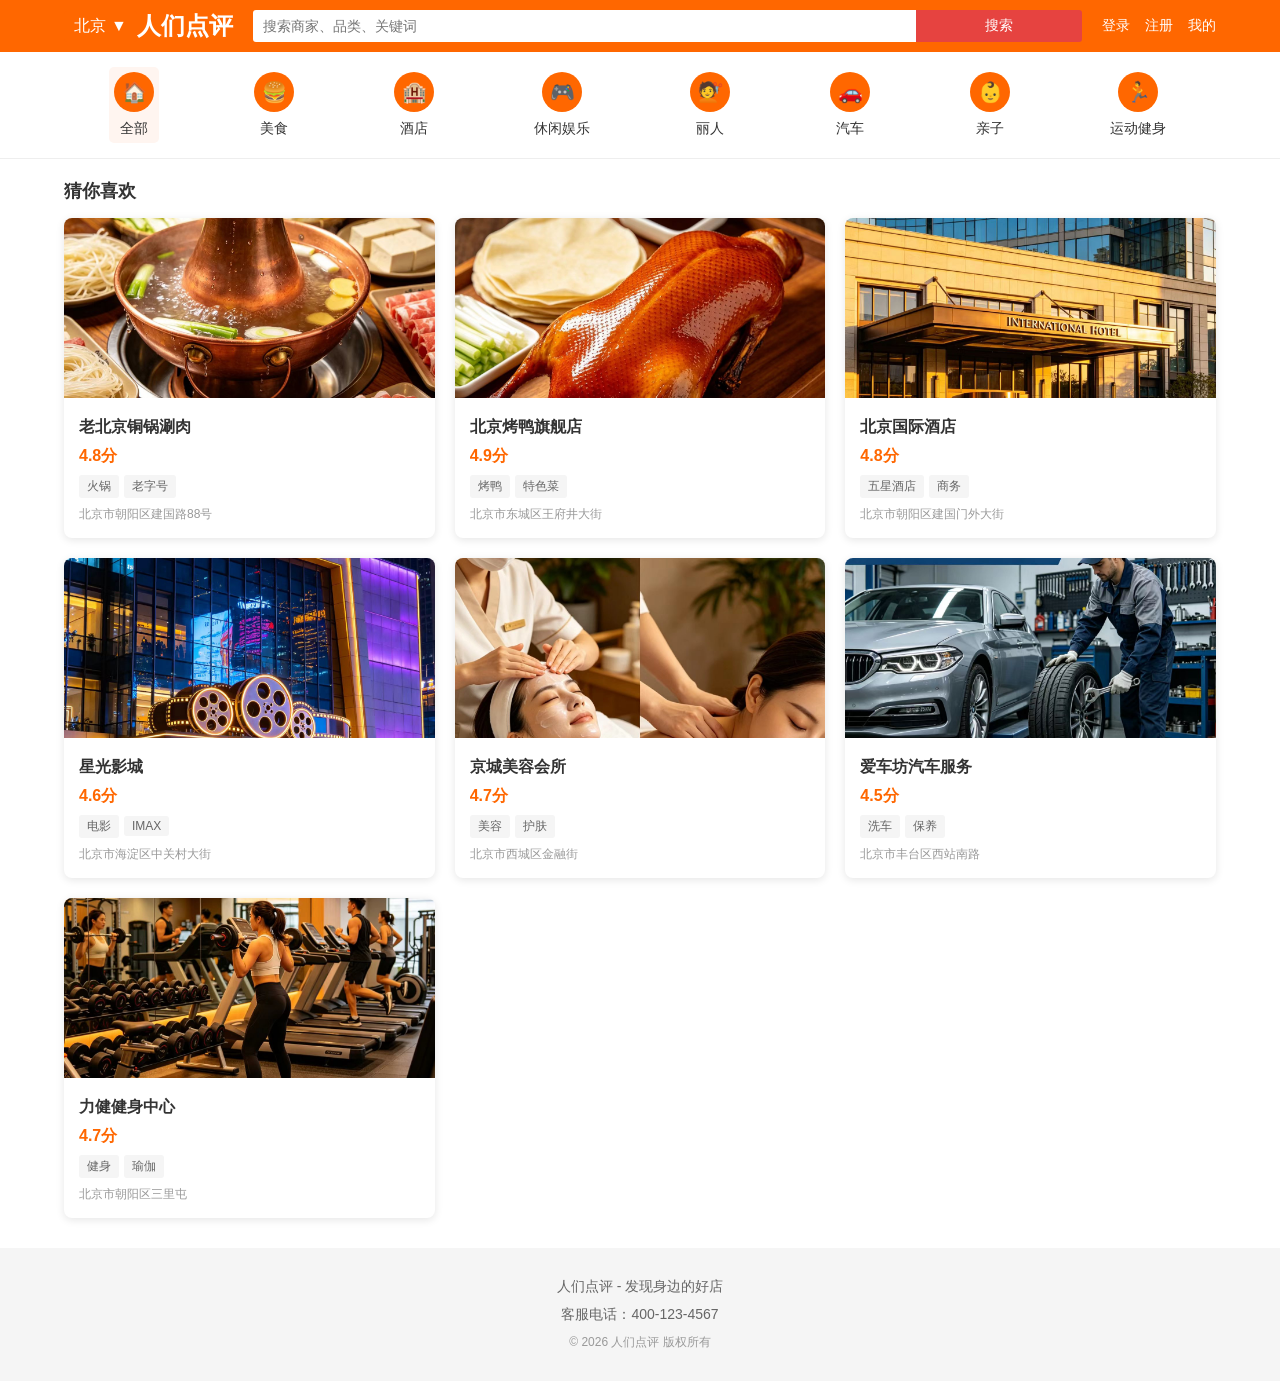
<file: src/main/resources/statics/html/index.html>
<!DOCTYPE html>
<html lang="zh-CN">
<head>
    <meta charset="UTF-8">
    <meta name="viewport" content="width=device-width, initial-scale=1.0">
    <title>人们点评 - 发现身边的好店</title>
    <link rel="stylesheet" href="../css/dianping.css">
</head>
<body>

<header class="header">
    <div class="header-container">
        <div class="city-wrapper">
            <div class="city-select">
                <span class="current-city">北京</span>
                <span>▼</span>
            </div>
            <div class="city-dropdown">
                <div class="city-item" data-city="北京">北京</div>
                <div class="city-item" data-city="上海">上海</div>
                <div class="city-item" data-city="广州">广州</div>
                <div class="city-item" data-city="深圳">深圳</div>
                <div class="city-item" data-city="成都">成都</div>
                <div class="city-item" data-city="杭州">杭州</div>
            </div>
        </div>
        <div class="logo">人们点评</div>
        <div class="search-box">
            <input type="text" class="search-input" placeholder="搜索商家、品类、关键词">
            <button class="search-btn">搜索</button>
        </div>
        <div class="nav-items">
        <div class="nav-item" onclick="window.location.href='dl.html'">登录</div>
        <div class="nav-item" onclick="window.location.href='dl.html'">注册</div>

            <div class="nav-item">我的</div>
        </div>
    </div>
</header>

<nav class="category-nav">
    <div class="category-list">
        <div class="category-item" data-category="全部">
            <div class="category-icon">🏠</div>
            <div class="category-name">全部</div>
        </div>
        <div class="category-item" data-category="美食">
            <div class="category-icon">🍔</div>
            <div class="category-name">美食</div>
        </div>
        <div class="category-item" data-category="酒店">
            <div class="category-icon">🏨</div>
            <div class="category-name">酒店</div>
        </div>
        <div class="category-item" data-category="休闲娱乐">
            <div class="category-icon">🎮</div>
            <div class="category-name">休闲娱乐</div>
        </div>
        <div class="category-item" data-category="丽人">
            <div class="category-icon">💇</div>
            <div class="category-name">丽人</div>
        </div>
        <div class="category-item" data-category="汽车">
            <div class="category-icon">🚗</div>
            <div class="category-name">汽车</div>
        </div>
        <div class="category-item" data-category="亲子">
            <div class="category-icon">👶</div>
            <div class="category-name">亲子</div>
        </div>
        <div class="category-item" data-category="运动健身">
            <div class="category-icon">🏃</div>
            <div class="category-name">运动健身</div>
        </div>
    </div>
</nav>

<section class="result-area">
    <div class="result-title">
        <span>猜你喜欢</span>
        <span class="clear-filter" style="display: none;">清除筛选</span>
    </div>
    <div class="shop-list" id="shopList"></div>
    <div class="result-empty" id="emptyTip" style="display: none;">
        暂无相关商家，换个关键词试试吧～
    </div>
</section>

<footer class="footer">
    <div class="footer-container">
        <div class="footer-text">人们点评 - 发现身边的好店</div>
        <div class="footer-text">客服电话：400-123-4567</div>
        <div class="copyright">© 2026 人们点评 版权所有</div>
    </div>
</footer>
<script src="../js/data.js"></script>
<script src="../js/simple.js"></script>
</body>
</html>
</file>
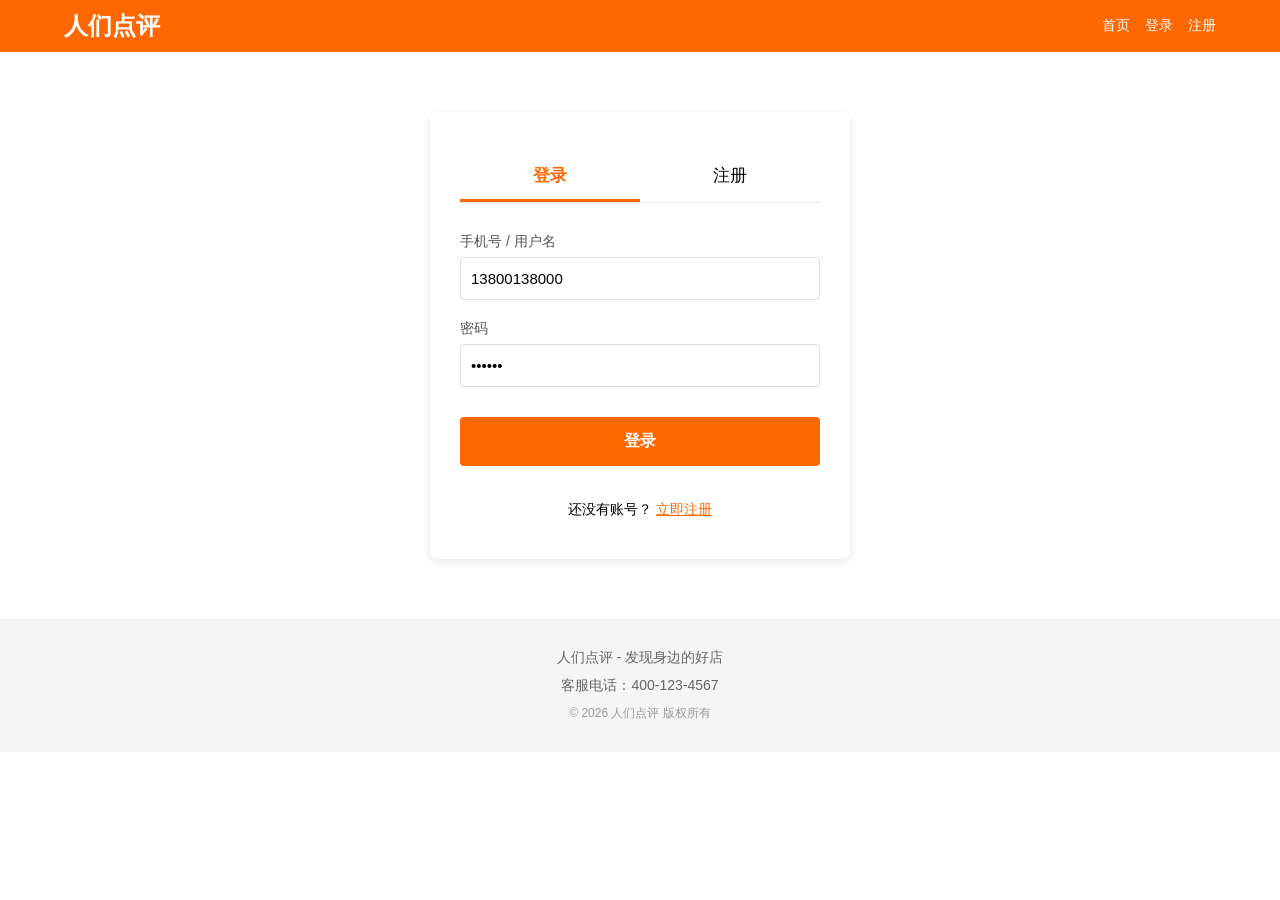
<file: src/main/resources/statics/html/dl.html>
<!DOCTYPE html>
<html lang="zh-CN">
<head>
    <meta charset="UTF-8">
    <meta name="viewport" content="width=device-width, initial-scale=1.0">
    <title>登录 / 注册 - 人们点评</title>
    <link rel="stylesheet" href="../css/dianping.css">
</head>
<body>

<header class="header">
    <div class="header-container">
        <div class="logo">人们点评</div>
        <div class="nav-items">
            <div class="nav-item">首页</div>
            <div class="nav-item active">登录</div>
            <div class="nav-item">注册</div>
        </div>
    </div>
</header>

<div class="login-container">
    <div class="tab-header">
        <div class="tab active" id="loginTab">登录</div>
        <div class="tab" id="registerTab">注册</div>
    </div>

    <!-- 登录表单 -->
    <div id="loginForm">
        <div class="form-group">
            <label class="form-label">手机号 / 用户名</label>
            <input type="text" class="form-input" id="loginAccount" placeholder="请输入手机号或用户名" value="13800138000">
        </div>
        <div class="form-group">
            <label class="form-label">密码</label>
            <input type="password" class="form-input" id="loginPassword" placeholder="请输入密码" value="123456">
        </div>
        <button class="submit-btn" onclick="handleLogin()">登录</button>
        <div class="switch-text">
            还没有账号？ <a href="#" onclick="switchToRegister()">立即注册</a>
        </div>
    </div>

    <!-- 注册表单 -->
    <div id="registerForm" style="display: none;">
        <div class="form-group">
            <label class="form-label">手机号</label>
            <div class="input-with-btn">
                <input type="tel" class="form-input" id="regPhone" placeholder="请输入手机号" value="13800138000">
            </div>
        </div>
        <div class="form-group">
            <label class="form-label">验证码</label>
            <div class="input-with-btn">
                <input type="text" class="form-input" id="regCode" placeholder="请输入验证码" value="1234">
                <button class="code-btn" id="sendCodeBtn">获取验证码</button>
            </div>
        </div>
        <div class="form-group">
            <label class="form-label">设置密码</label>
            <input type="password" class="form-input" id="regPassword" placeholder="请输入密码" value="123456">
        </div>
        <button class="submit-btn" onclick="handleRegister()">注册</button>
        <div class="switch-text">
            已有账号？ <a href="#" onclick="switchToLogin()">立即登录</a>
        </div>
    </div>
</div>

<footer class="footer">
    <div class="footer-container">
        <div class="footer-text">人们点评 - 发现身边的好店</div>
        <div class="footer-text">客服电话：400-123-4567</div>
        <div class="copyright">© 2026 人们点评 版权所有</div>
    </div>
</footer>
<script src="../js/dl.js"></script>
</body>
</html>
</file>
<file: src/main/resources/statics/css/dianping.css>
/* 全局样式重置 */
* {
    margin: 0;
    padding: 0;
    box-sizing: border-box;
    font-family: "Microsoft Yahei", sans-serif;
}

/* 顶部导航栏样式 */
.header {
    background-color: #ff6700;
    color: white;
    padding: 10px 0;
    position: sticky;
    top: 0;
    z-index: 100;
}
.header-container {
    width: 90%;
    margin: 0 auto;
    display: flex;
    justify-content: space-between;
    align-items: center;
}
.logo {
    font-size: 24px;
    font-weight: bold;
    cursor: pointer;
}
.city-wrapper {
    position: relative;
}
.city-select {
    padding: 5px 10px;
    border: none;
    border-radius: 3px;
    background-color: #ff6700;
    color: white;
    cursor: pointer;
    font-size: 16px;
    display: flex;
    align-items: center;
    gap: 5px;
}
.city-dropdown {
    position: absolute;
    top: 100%;
    left: 0;
    background-color: white;
    color: #333;
    border-radius: 5px;
    box-shadow: 0 2px 10px rgba(0,0,0,0.1);
    width: 200px;
    padding: 10px;
    display: none;
    z-index: 101;
}
.city-dropdown.show {
    display: block;
}
.city-item {
    padding: 8px 10px;
    cursor: pointer;
    border-radius: 3px;
}
.city-item:hover {
    background-color: #f5f5f5;
}
.search-box {
    flex: 1;
    margin: 0 20px;
    display: flex;
}
.search-input {
    width: 80%;
    padding: 8px 10px;
    border: none;
    border-radius: 3px 0 0 3px;
    outline: none;
    font-size: 14px;
}
.search-btn {
    width: 20%;
    background-color: #e64340;
    color: white;
    border: none;
    border-radius: 0 3px 3px 0;
    cursor: pointer;
    font-size: 14px;
}
.nav-items {
    display: flex;
    gap: 15px;
}
.nav-item {
    cursor: pointer;
    font-size: 14px;
}

/* 分类导航区样式 */
.category-nav {
    background-color: white;
    border-bottom: 1px solid #eee;
    padding: 15px 0;
}
.category-list {
    width: 90%;
    margin: 0 auto;
    display: flex;
    flex-wrap: wrap;
    justify-content: space-around;
}
.category-item {
    display: flex;
    flex-direction: column;
    align-items: center;
    gap: 8px;
    cursor: pointer;
    padding: 5px;
    border-radius: 5px;
    transition: background-color 0.3s;
}
.category-item:hover, .category-item.active {
    background-color: #fff5f0;
}
.category-icon {
    width: 40px;
    height: 40px;
    border-radius: 50%;
    background-color: #ff6700;
    display: flex;
    justify-content: center;
    align-items: center;
    color: white;
    font-size: 20px;
}
.category-name {
    font-size: 14px;
    color: #333;
}

/* 结果展示区样式 */
.result-area {
    width: 90%;
    margin: 20px auto;
}
.result-title {
    font-size: 18px;
    font-weight: bold;
    margin-bottom: 15px;
    color: #333;
    display: flex;
    justify-content: space-between;
    align-items: center;
}
.result-empty {
    text-align: center;
    padding: 50px 0;
    color: #999;
    font-size: 16px;
}
.filter-tag {
    background-color: #fff5f0;
    color: #ff6700;
    padding: 3px 8px;
    border-radius: 3px;
    font-size: 12px;
    margin-left: 10px;
}
.clear-filter {
    font-size: 14px;
    color: #ff6700;
    cursor: pointer;
}

/* 商家列表样式 */
.shop-list {
    display: grid;
    grid-template-columns: repeat(auto-fill, minmax(280px, 1fr));
    gap: 20px;
}
.shop-card {
    background-color: white;
    border-radius: 8px;
    box-shadow: 0 2px 8px rgba(0,0,0,0.1);
    overflow: hidden;
    transition: transform 0.3s;
}
.shop-card:hover {
    transform: translateY(-5px);
}
.shop-img {
    width: 100%;
    height: 180px;
    object-fit: cover;
}
.shop-info {
    padding: 15px;
}
.shop-name {
    font-size: 16px;
    font-weight: bold;
    margin-bottom: 8px;
    color: #333;
}
.shop-score {
    color: #ff6700;
    font-weight: bold;
    margin-bottom: 8px;
}
.shop-tag {
    display: inline-block;
    background-color: #f5f5f5;
    color: #666;
    padding: 3px 8px;
    border-radius: 3px;
    font-size: 12px;
    margin-right: 5px;
    margin-bottom: 8px;
}
.shop-address {
    font-size: 12px;
    color: #999;
}

/* 底部样式 */
.footer {
    background-color: #f5f5f5;
    padding: 30px 0;
    margin-top: 30px;
}
.footer-container {
    width: 90%;
    margin: 0 auto;
    text-align: center;
}
.footer-text {
    font-size: 14px;
    color: #666;
    margin-bottom: 10px;
}
.copyright {
    font-size: 12px;
    color: #999;
}

 .login-container {
            width: 90%;
            max-width: 420px;
            margin: 60px auto;
            background: white;
            border-radius: 8px;
            box-shadow: 0 2px 8px rgba(0,0,0,0.1);
            padding: 40px 30px;
        }

        .tab-header {
            display: flex;
            margin-bottom: 30px;
            border-bottom: 1px solid #eee;
        }
        .tab {
            flex: 1;
            padding: 12px 0;
            text-align: center;
            font-size: 17px;
            cursor: pointer;
        }
        .tab.active {
            color: #ff6700;
            border-bottom: 3px solid #ff6700;
            font-weight: bold;
        }

        .form-group {
            margin-bottom: 20px;
        }
        .form-label {
            display: block;
            margin-bottom: 6px;
            font-size: 14px;
            color: #555;
        }
        .form-input {
            width: 100%;
            padding: 12px 10px;
            border: 1px solid #ddd;
            border-radius: 4px;
            font-size: 15px;
        }
        .form-input:focus {
            border-color: #ff6700;
            outline: none;
        }

        .input-with-btn {
            display: flex;
            gap: 8px;
        }
        .code-btn {
            padding: 0 18px;
            background-color: #ff6700;
            color: white;
            border: none;
            border-radius: 4px;
            cursor: pointer;
        }

        .submit-btn {
            width: 100%;
            padding: 14px;
            background-color: #ff6700;
            color: white;
            border: none;
            border-radius: 4px;
            font-size: 16px;
            font-weight: bold;
            margin: 10px 0 20px;
            cursor: pointer;
        }

        .switch-text {
            text-align: center;
            font-size: 14px;
            margin-top: 15px;
        }
        .switch-text a {
            color: #ff6700;
        }

/* 响应式适配样式 */
@media (max-width: 768px) {
    .header-container {
        flex-wrap: wrap;
    }
    .search-box {
        width: 100%;
        margin: 10px 0;
    }
    .nav-items {
        width: 100%;
        justify-content: center;
        margin-top: 10px;
    }
    .category-item {
        width: 25%;
        margin-bottom: 10px;
    }
}
</file>
